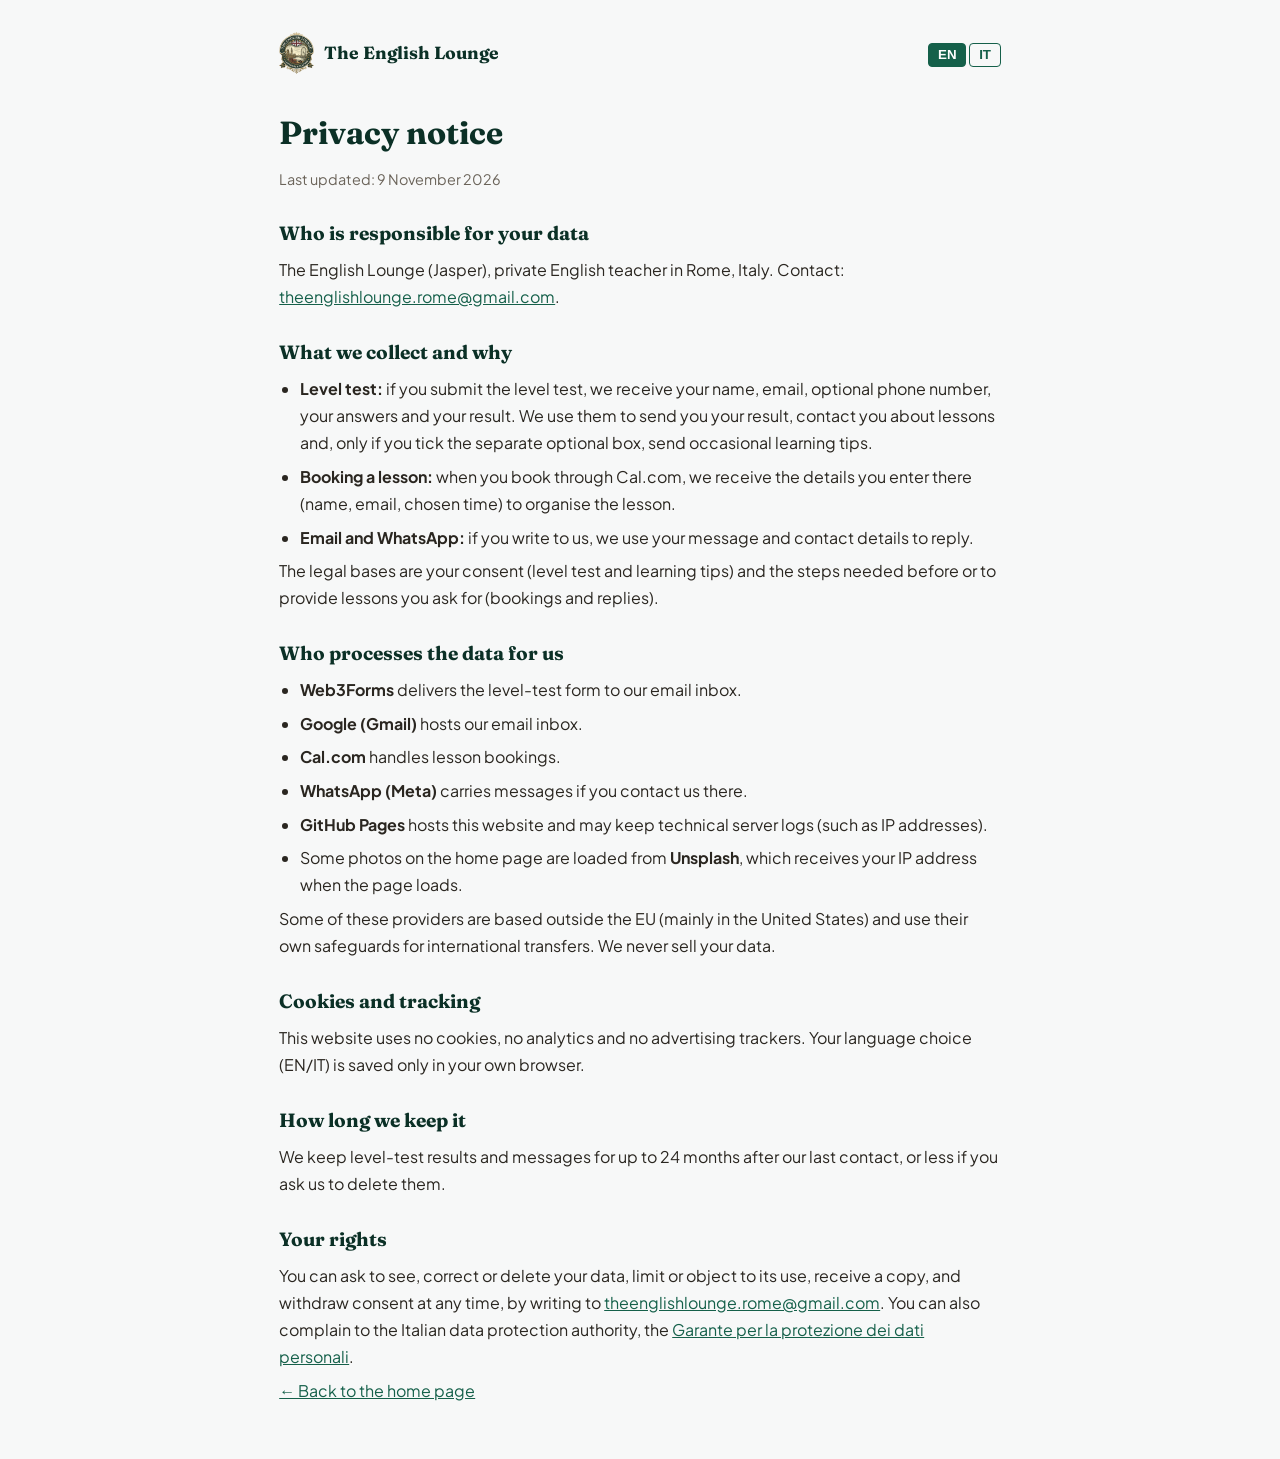
<file: privacy.html>
<!DOCTYPE html>
<html lang="en">
<head>
<meta charset="UTF-8">
<meta http-equiv="Content-Security-Policy" content="default-src 'self'; script-src 'self' 'unsafe-inline'; style-src 'self' 'unsafe-inline'; font-src 'self'; img-src 'self' data:; base-uri 'self'; object-src 'none'">
<meta name="referrer" content="strict-origin-when-cross-origin">
<meta name="viewport" content="width=device-width, initial-scale=1">
<meta name="robots" content="noindex, follow">
<title>Privacy Notice | The English Lounge</title>
<link rel="icon" type="image/png" href="favicon.png">
<link rel="stylesheet" href="fonts.css">
<style>
  :root{--forest:#15604A;--forest-deep:#0B3026;--gold-dark:#9A7635;--cream:#F7F8F8;--text:#2A2620;--muted:#6B645A;}
  *{box-sizing:border-box;margin:0;padding:0}
  body{font-family:'Plus Jakarta Sans',-apple-system,sans-serif;color:var(--text);background:var(--cream);line-height:1.7}
  .wrap{max-width:760px;margin:0 auto;padding:2rem 1.2rem 3rem}
  header{display:flex;justify-content:space-between;align-items:center;gap:1rem;margin-bottom:2rem;flex-wrap:wrap}
  header a.home{display:flex;align-items:center;gap:.6rem;text-decoration:none;color:var(--forest-deep);font-family:'Fraunces',Georgia,serif;font-weight:700;font-size:1.1rem}
  header img{width:35px;height:42px;border-radius:8px}
  .lang button{border:1.5px solid var(--forest);background:none;color:var(--forest);padding:.2rem .55rem;border-radius:4px;font-weight:700;cursor:pointer}
  .lang button.on{background:var(--forest);color:#fff}
  h1{font-family:'Fraunces',Georgia,serif;color:var(--forest-deep);font-size:2rem;margin-bottom:.3rem}
  h2{font-family:'Fraunces',Georgia,serif;color:var(--forest-deep);font-size:1.2rem;margin:1.6rem 0 .4rem}
  p,li{margin:.4rem 0}
  ul{padding-left:1.3rem}
  .muted{color:var(--muted);font-size:.9rem}
  a{color:var(--forest)}
  [lang=it]{display:none}
  body.it [lang=en]{display:none} body.it [lang=it]{display:block}
</style>
</head>
<body>
<div class="wrap">
<header>
  <a class="home" href="index.html"><img src="logo-small.png" alt="" width="35" height="42">The English Lounge</a>
  <div class="lang"><button id="bEn" class="on" onclick="setL('en')">EN</button> <button id="bIt" onclick="setL('it')">IT</button></div>
</header>

<section lang="en">
  <h1>Privacy notice</h1>
  <p class="muted">Last updated: 9 November 2026</p>

  <h2>Who is responsible for your data</h2>
  <p>The English Lounge (Jasper), private English teacher in Rome, Italy. Contact: <a href="mailto:theenglishlounge.rome@gmail.com">theenglishlounge.rome@gmail.com</a>.</p>

  <h2>What we collect and why</h2>
  <ul>
    <li><b>Level test:</b> if you submit the level test, we receive your name, email, optional phone number, your answers and your result. We use them to send you your result, contact you about lessons and, only if you tick the separate optional box, send occasional learning tips.</li>
    <li><b>Booking a lesson:</b> when you book through Cal.com, we receive the details you enter there (name, email, chosen time) to organise the lesson.</li>
    <li><b>Email and WhatsApp:</b> if you write to us, we use your message and contact details to reply.</li>
  </ul>
  <p>The legal bases are your consent (level test and learning tips) and the steps needed before or to provide lessons you ask for (bookings and replies).</p>

  <h2>Who processes the data for us</h2>
  <ul>
    <li><b>Web3Forms</b> delivers the level-test form to our email inbox.</li>
    <li><b>Google (Gmail)</b> hosts our email inbox.</li>
    <li><b>Cal.com</b> handles lesson bookings.</li>
    <li><b>WhatsApp (Meta)</b> carries messages if you contact us there.</li>
    <li><b>GitHub Pages</b> hosts this website and may keep technical server logs (such as IP addresses).</li>
    <li>Some photos on the home page are loaded from <b>Unsplash</b>, which receives your IP address when the page loads.</li>
  </ul>
  <p>Some of these providers are based outside the EU (mainly in the United States) and use their own safeguards for international transfers. We never sell your data.</p>

  <h2>Cookies and tracking</h2>
  <p>This website uses no cookies, no analytics and no advertising trackers. Your language choice (EN/IT) is saved only in your own browser.</p>

  <h2>How long we keep it</h2>
  <p>We keep level-test results and messages for up to 24 months after our last contact, or less if you ask us to delete them.</p>

  <h2>Your rights</h2>
  <p>You can ask to see, correct or delete your data, limit or object to its use, receive a copy, and withdraw consent at any time, by writing to <a href="mailto:theenglishlounge.rome@gmail.com">theenglishlounge.rome@gmail.com</a>. You can also complain to the Italian data protection authority, the <a href="https://www.garanteprivacy.it" target="_blank" rel="noopener">Garante per la protezione dei dati personali</a>.</p>
  <p><a href="index.html">&larr; Back to the home page</a></p>
</section>

<section lang="it">
  <h1>Informativa privacy</h1>
  <p class="muted">Ultimo aggiornamento: 9 novembre 2026</p>

  <h2>Titolare del trattamento</h2>
  <p>The English Lounge (Jasper), insegnante privato di inglese a Roma. Contatto: <a href="mailto:theenglishlounge.rome@gmail.com">theenglishlounge.rome@gmail.com</a>.</p>

  <h2>Quali dati raccogliamo e perché</h2>
  <ul>
    <li><b>Test di livello:</b> se invii il test, riceviamo nome, email, telefono (facoltativo), le tue risposte e il risultato. Li usiamo per inviarti il risultato, contattarti per le lezioni e, solo se spunti la casella facoltativa separata, inviarti consigli occasionali.</li>
    <li><b>Prenotazione di una lezione:</b> quando prenoti tramite Cal.com riceviamo i dati che inserisci (nome, email, orario scelto) per organizzare la lezione.</li>
    <li><b>Email e WhatsApp:</b> se ci scrivi, usiamo il messaggio e i tuoi contatti per risponderti.</li>
  </ul>
  <p>Le basi giuridiche sono il tuo consenso (test di livello e consigli) e le misure necessarie prima o durante le lezioni che richiedi (prenotazioni e risposte).</p>

  <h2>Chi tratta i dati per nostro conto</h2>
  <ul>
    <li><b>Web3Forms</b> consegna il modulo del test alla nostra casella email.</li>
    <li><b>Google (Gmail)</b> ospita la nostra casella email.</li>
    <li><b>Cal.com</b> gestisce le prenotazioni.</li>
    <li><b>WhatsApp (Meta)</b> trasmette i messaggi se ci contatti lì.</li>
    <li><b>GitHub Pages</b> ospita il sito e può conservare log tecnici del server (come gli indirizzi IP).</li>
    <li>Alcune foto della home page vengono caricate da <b>Unsplash</b>, che riceve il tuo indirizzo IP al caricamento della pagina.</li>
  </ul>
  <p>Alcuni di questi fornitori hanno sede fuori dall'UE (soprattutto negli Stati Uniti) e usano proprie garanzie per i trasferimenti internazionali. Non vendiamo mai i tuoi dati.</p>

  <h2>Cookie e tracciamento</h2>
  <p>Questo sito non usa cookie, strumenti di analisi o tracciamento pubblicitario. La scelta della lingua (EN/IT) viene salvata solo nel tuo browser.</p>

  <h2>Per quanto tempo li conserviamo</h2>
  <p>Conserviamo risultati del test e messaggi fino a 24 mesi dall'ultimo contatto, o meno se ci chiedi di cancellarli.</p>

  <h2>I tuoi diritti</h2>
  <p>Puoi chiedere di accedere ai tuoi dati, correggerli o cancellarli, limitarne o opporti al trattamento, riceverne una copia e revocare il consenso in qualsiasi momento, scrivendo a <a href="mailto:theenglishlounge.rome@gmail.com">theenglishlounge.rome@gmail.com</a>. Puoi anche presentare reclamo al <a href="https://www.garanteprivacy.it" target="_blank" rel="noopener">Garante per la protezione dei dati personali</a>.</p>
  <p><a href="index.html">&larr; Torna alla home page</a></p>
</section>
</div>
<script>
function setL(l){document.body.classList.toggle('it',l==='it');document.getElementById('bEn').classList.toggle('on',l!=='it');document.getElementById('bIt').classList.toggle('on',l==='it');try{localStorage.setItem('lang',l);}catch(e){}}
(function(){var l=null;try{l=localStorage.getItem('lang');}catch(e){}if(!l){l=((navigator.language||'')+'').toLowerCase().indexOf('it')===0?'it':'en';}if(l==='it')setL('it');})();
</script>
</body>
</html>
</file>
<file: fonts.css>
@font-face {
  font-family: 'Cormorant Garamond';
  font-style: italic;
  font-weight: 400;
  font-display: swap;
  src: url(fonts/CormorantGaramond-a89ed22c.woff2) format('woff2');
  unicode-range: U+0100-02BA, U+02BD-02C5, U+02C7-02CC, U+02CE-02D7, U+02DD-02FF, U+0304, U+0308, U+0329, U+1D00-1DBF, U+1E00-1E9F, U+1EF2-1EFF, U+2020, U+20A0-20AB, U+20AD-20C4, U+2113, U+2C60-2C7F, U+A720-A7FF;
}
@font-face {
  font-family: 'Cormorant Garamond';
  font-style: italic;
  font-weight: 400;
  font-display: swap;
  src: url(fonts/CormorantGaramond-25e30982.woff2) format('woff2');
  unicode-range: U+0000-00FF, U+0131, U+0152-0153, U+02BB-02BC, U+02C6, U+02DA, U+02DC, U+0304, U+0308, U+0329, U+2000-206F, U+20AC, U+2122, U+2191, U+2193, U+2212, U+2215, U+FEFF, U+FFFD;
}
@font-face {
  font-family: 'Cormorant Garamond';
  font-style: italic;
  font-weight: 500;
  font-display: swap;
  src: url(fonts/CormorantGaramond-a89ed22c.woff2) format('woff2');
  unicode-range: U+0100-02BA, U+02BD-02C5, U+02C7-02CC, U+02CE-02D7, U+02DD-02FF, U+0304, U+0308, U+0329, U+1D00-1DBF, U+1E00-1E9F, U+1EF2-1EFF, U+2020, U+20A0-20AB, U+20AD-20C4, U+2113, U+2C60-2C7F, U+A720-A7FF;
}
@font-face {
  font-family: 'Cormorant Garamond';
  font-style: italic;
  font-weight: 500;
  font-display: swap;
  src: url(fonts/CormorantGaramond-25e30982.woff2) format('woff2');
  unicode-range: U+0000-00FF, U+0131, U+0152-0153, U+02BB-02BC, U+02C6, U+02DA, U+02DC, U+0304, U+0308, U+0329, U+2000-206F, U+20AC, U+2122, U+2191, U+2193, U+2212, U+2215, U+FEFF, U+FFFD;
}
@font-face {
  font-family: 'Cormorant Garamond';
  font-style: normal;
  font-weight: 400;
  font-display: swap;
  src: url(fonts/CormorantGaramond-90768204.woff2) format('woff2');
  unicode-range: U+0100-02BA, U+02BD-02C5, U+02C7-02CC, U+02CE-02D7, U+02DD-02FF, U+0304, U+0308, U+0329, U+1D00-1DBF, U+1E00-1E9F, U+1EF2-1EFF, U+2020, U+20A0-20AB, U+20AD-20C4, U+2113, U+2C60-2C7F, U+A720-A7FF;
}
@font-face {
  font-family: 'Cormorant Garamond';
  font-style: normal;
  font-weight: 400;
  font-display: swap;
  src: url(fonts/CormorantGaramond-2fed1d1b.woff2) format('woff2');
  unicode-range: U+0000-00FF, U+0131, U+0152-0153, U+02BB-02BC, U+02C6, U+02DA, U+02DC, U+0304, U+0308, U+0329, U+2000-206F, U+20AC, U+2122, U+2191, U+2193, U+2212, U+2215, U+FEFF, U+FFFD;
}
@font-face {
  font-family: 'Cormorant Garamond';
  font-style: normal;
  font-weight: 500;
  font-display: swap;
  src: url(fonts/CormorantGaramond-90768204.woff2) format('woff2');
  unicode-range: U+0100-02BA, U+02BD-02C5, U+02C7-02CC, U+02CE-02D7, U+02DD-02FF, U+0304, U+0308, U+0329, U+1D00-1DBF, U+1E00-1E9F, U+1EF2-1EFF, U+2020, U+20A0-20AB, U+20AD-20C4, U+2113, U+2C60-2C7F, U+A720-A7FF;
}
@font-face {
  font-family: 'Cormorant Garamond';
  font-style: normal;
  font-weight: 500;
  font-display: swap;
  src: url(fonts/CormorantGaramond-2fed1d1b.woff2) format('woff2');
  unicode-range: U+0000-00FF, U+0131, U+0152-0153, U+02BB-02BC, U+02C6, U+02DA, U+02DC, U+0304, U+0308, U+0329, U+2000-206F, U+20AC, U+2122, U+2191, U+2193, U+2212, U+2215, U+FEFF, U+FFFD;
}
@font-face {
  font-family: 'Cormorant Garamond';
  font-style: normal;
  font-weight: 600;
  font-display: swap;
  src: url(fonts/CormorantGaramond-90768204.woff2) format('woff2');
  unicode-range: U+0100-02BA, U+02BD-02C5, U+02C7-02CC, U+02CE-02D7, U+02DD-02FF, U+0304, U+0308, U+0329, U+1D00-1DBF, U+1E00-1E9F, U+1EF2-1EFF, U+2020, U+20A0-20AB, U+20AD-20C4, U+2113, U+2C60-2C7F, U+A720-A7FF;
}
@font-face {
  font-family: 'Cormorant Garamond';
  font-style: normal;
  font-weight: 600;
  font-display: swap;
  src: url(fonts/CormorantGaramond-2fed1d1b.woff2) format('woff2');
  unicode-range: U+0000-00FF, U+0131, U+0152-0153, U+02BB-02BC, U+02C6, U+02DA, U+02DC, U+0304, U+0308, U+0329, U+2000-206F, U+20AC, U+2122, U+2191, U+2193, U+2212, U+2215, U+FEFF, U+FFFD;
}
@font-face {
  font-family: 'Fraunces';
  font-style: italic;
  font-weight: 300 900;
  font-display: swap;
  src: url(fonts/Fraunces-a27766ea.woff2) format('woff2');
  unicode-range: U+0100-02BA, U+02BD-02C5, U+02C7-02CC, U+02CE-02D7, U+02DD-02FF, U+0304, U+0308, U+0329, U+1D00-1DBF, U+1E00-1E9F, U+1EF2-1EFF, U+2020, U+20A0-20AB, U+20AD-20C4, U+2113, U+2C60-2C7F, U+A720-A7FF;
}
@font-face {
  font-family: 'Fraunces';
  font-style: italic;
  font-weight: 300 900;
  font-display: swap;
  src: url(fonts/Fraunces-4a7cdde7.woff2) format('woff2');
  unicode-range: U+0000-00FF, U+0131, U+0152-0153, U+02BB-02BC, U+02C6, U+02DA, U+02DC, U+0304, U+0308, U+0329, U+2000-206F, U+20AC, U+2122, U+2191, U+2193, U+2212, U+2215, U+FEFF, U+FFFD;
}
@font-face {
  font-family: 'Fraunces';
  font-style: normal;
  font-weight: 300 900;
  font-display: swap;
  src: url(fonts/Fraunces-40523b2e.woff2) format('woff2');
  unicode-range: U+0100-02BA, U+02BD-02C5, U+02C7-02CC, U+02CE-02D7, U+02DD-02FF, U+0304, U+0308, U+0329, U+1D00-1DBF, U+1E00-1E9F, U+1EF2-1EFF, U+2020, U+20A0-20AB, U+20AD-20C4, U+2113, U+2C60-2C7F, U+A720-A7FF;
}
@font-face {
  font-family: 'Fraunces';
  font-style: normal;
  font-weight: 300 900;
  font-display: swap;
  src: url(fonts/Fraunces-fe3a286b.woff2) format('woff2');
  unicode-range: U+0000-00FF, U+0131, U+0152-0153, U+02BB-02BC, U+02C6, U+02DA, U+02DC, U+0304, U+0308, U+0329, U+2000-206F, U+20AC, U+2122, U+2191, U+2193, U+2212, U+2215, U+FEFF, U+FFFD;
}
@font-face {
  font-family: 'Plus Jakarta Sans';
  font-style: normal;
  font-weight: 300;
  font-display: swap;
  src: url(fonts/PlusJakartaSans-9f6257e3.woff2) format('woff2');
  unicode-range: U+0100-02BA, U+02BD-02C5, U+02C7-02CC, U+02CE-02D7, U+02DD-02FF, U+0304, U+0308, U+0329, U+1D00-1DBF, U+1E00-1E9F, U+1EF2-1EFF, U+2020, U+20A0-20AB, U+20AD-20C4, U+2113, U+2C60-2C7F, U+A720-A7FF;
}
@font-face {
  font-family: 'Plus Jakarta Sans';
  font-style: normal;
  font-weight: 300;
  font-display: swap;
  src: url(fonts/PlusJakartaSans-fdb05bf0.woff2) format('woff2');
  unicode-range: U+0000-00FF, U+0131, U+0152-0153, U+02BB-02BC, U+02C6, U+02DA, U+02DC, U+0304, U+0308, U+0329, U+2000-206F, U+20AC, U+2122, U+2191, U+2193, U+2212, U+2215, U+FEFF, U+FFFD;
}
@font-face {
  font-family: 'Plus Jakarta Sans';
  font-style: normal;
  font-weight: 400;
  font-display: swap;
  src: url(fonts/PlusJakartaSans-9f6257e3.woff2) format('woff2');
  unicode-range: U+0100-02BA, U+02BD-02C5, U+02C7-02CC, U+02CE-02D7, U+02DD-02FF, U+0304, U+0308, U+0329, U+1D00-1DBF, U+1E00-1E9F, U+1EF2-1EFF, U+2020, U+20A0-20AB, U+20AD-20C4, U+2113, U+2C60-2C7F, U+A720-A7FF;
}
@font-face {
  font-family: 'Plus Jakarta Sans';
  font-style: normal;
  font-weight: 400;
  font-display: swap;
  src: url(fonts/PlusJakartaSans-fdb05bf0.woff2) format('woff2');
  unicode-range: U+0000-00FF, U+0131, U+0152-0153, U+02BB-02BC, U+02C6, U+02DA, U+02DC, U+0304, U+0308, U+0329, U+2000-206F, U+20AC, U+2122, U+2191, U+2193, U+2212, U+2215, U+FEFF, U+FFFD;
}
@font-face {
  font-family: 'Plus Jakarta Sans';
  font-style: normal;
  font-weight: 500;
  font-display: swap;
  src: url(fonts/PlusJakartaSans-9f6257e3.woff2) format('woff2');
  unicode-range: U+0100-02BA, U+02BD-02C5, U+02C7-02CC, U+02CE-02D7, U+02DD-02FF, U+0304, U+0308, U+0329, U+1D00-1DBF, U+1E00-1E9F, U+1EF2-1EFF, U+2020, U+20A0-20AB, U+20AD-20C4, U+2113, U+2C60-2C7F, U+A720-A7FF;
}
@font-face {
  font-family: 'Plus Jakarta Sans';
  font-style: normal;
  font-weight: 500;
  font-display: swap;
  src: url(fonts/PlusJakartaSans-fdb05bf0.woff2) format('woff2');
  unicode-range: U+0000-00FF, U+0131, U+0152-0153, U+02BB-02BC, U+02C6, U+02DA, U+02DC, U+0304, U+0308, U+0329, U+2000-206F, U+20AC, U+2122, U+2191, U+2193, U+2212, U+2215, U+FEFF, U+FFFD;
}
@font-face {
  font-family: 'Plus Jakarta Sans';
  font-style: normal;
  font-weight: 600;
  font-display: swap;
  src: url(fonts/PlusJakartaSans-9f6257e3.woff2) format('woff2');
  unicode-range: U+0100-02BA, U+02BD-02C5, U+02C7-02CC, U+02CE-02D7, U+02DD-02FF, U+0304, U+0308, U+0329, U+1D00-1DBF, U+1E00-1E9F, U+1EF2-1EFF, U+2020, U+20A0-20AB, U+20AD-20C4, U+2113, U+2C60-2C7F, U+A720-A7FF;
}
@font-face {
  font-family: 'Plus Jakarta Sans';
  font-style: normal;
  font-weight: 600;
  font-display: swap;
  src: url(fonts/PlusJakartaSans-fdb05bf0.woff2) format('woff2');
  unicode-range: U+0000-00FF, U+0131, U+0152-0153, U+02BB-02BC, U+02C6, U+02DA, U+02DC, U+0304, U+0308, U+0329, U+2000-206F, U+20AC, U+2122, U+2191, U+2193, U+2212, U+2215, U+FEFF, U+FFFD;
}
@font-face {
  font-family: 'Plus Jakarta Sans';
  font-style: normal;
  font-weight: 700;
  font-display: swap;
  src: url(fonts/PlusJakartaSans-9f6257e3.woff2) format('woff2');
  unicode-range: U+0100-02BA, U+02BD-02C5, U+02C7-02CC, U+02CE-02D7, U+02DD-02FF, U+0304, U+0308, U+0329, U+1D00-1DBF, U+1E00-1E9F, U+1EF2-1EFF, U+2020, U+20A0-20AB, U+20AD-20C4, U+2113, U+2C60-2C7F, U+A720-A7FF;
}
@font-face {
  font-family: 'Plus Jakarta Sans';
  font-style: normal;
  font-weight: 700;
  font-display: swap;
  src: url(fonts/PlusJakartaSans-fdb05bf0.woff2) format('woff2');
  unicode-range: U+0000-00FF, U+0131, U+0152-0153, U+02BB-02BC, U+02C6, U+02DA, U+02DC, U+0304, U+0308, U+0329, U+2000-206F, U+20AC, U+2122, U+2191, U+2193, U+2212, U+2215, U+FEFF, U+FFFD;
}
@font-face {
  font-family: 'Plus Jakarta Sans';
  font-style: normal;
  font-weight: 800;
  font-display: swap;
  src: url(fonts/PlusJakartaSans-9f6257e3.woff2) format('woff2');
  unicode-range: U+0100-02BA, U+02BD-02C5, U+02C7-02CC, U+02CE-02D7, U+02DD-02FF, U+0304, U+0308, U+0329, U+1D00-1DBF, U+1E00-1E9F, U+1EF2-1EFF, U+2020, U+20A0-20AB, U+20AD-20C4, U+2113, U+2C60-2C7F, U+A720-A7FF;
}
@font-face {
  font-family: 'Plus Jakarta Sans';
  font-style: normal;
  font-weight: 800;
  font-display: swap;
  src: url(fonts/PlusJakartaSans-fdb05bf0.woff2) format('woff2');
  unicode-range: U+0000-00FF, U+0131, U+0152-0153, U+02BB-02BC, U+02C6, U+02DA, U+02DC, U+0304, U+0308, U+0329, U+2000-206F, U+20AC, U+2122, U+2191, U+2193, U+2212, U+2215, U+FEFF, U+FFFD;
}
</file>
